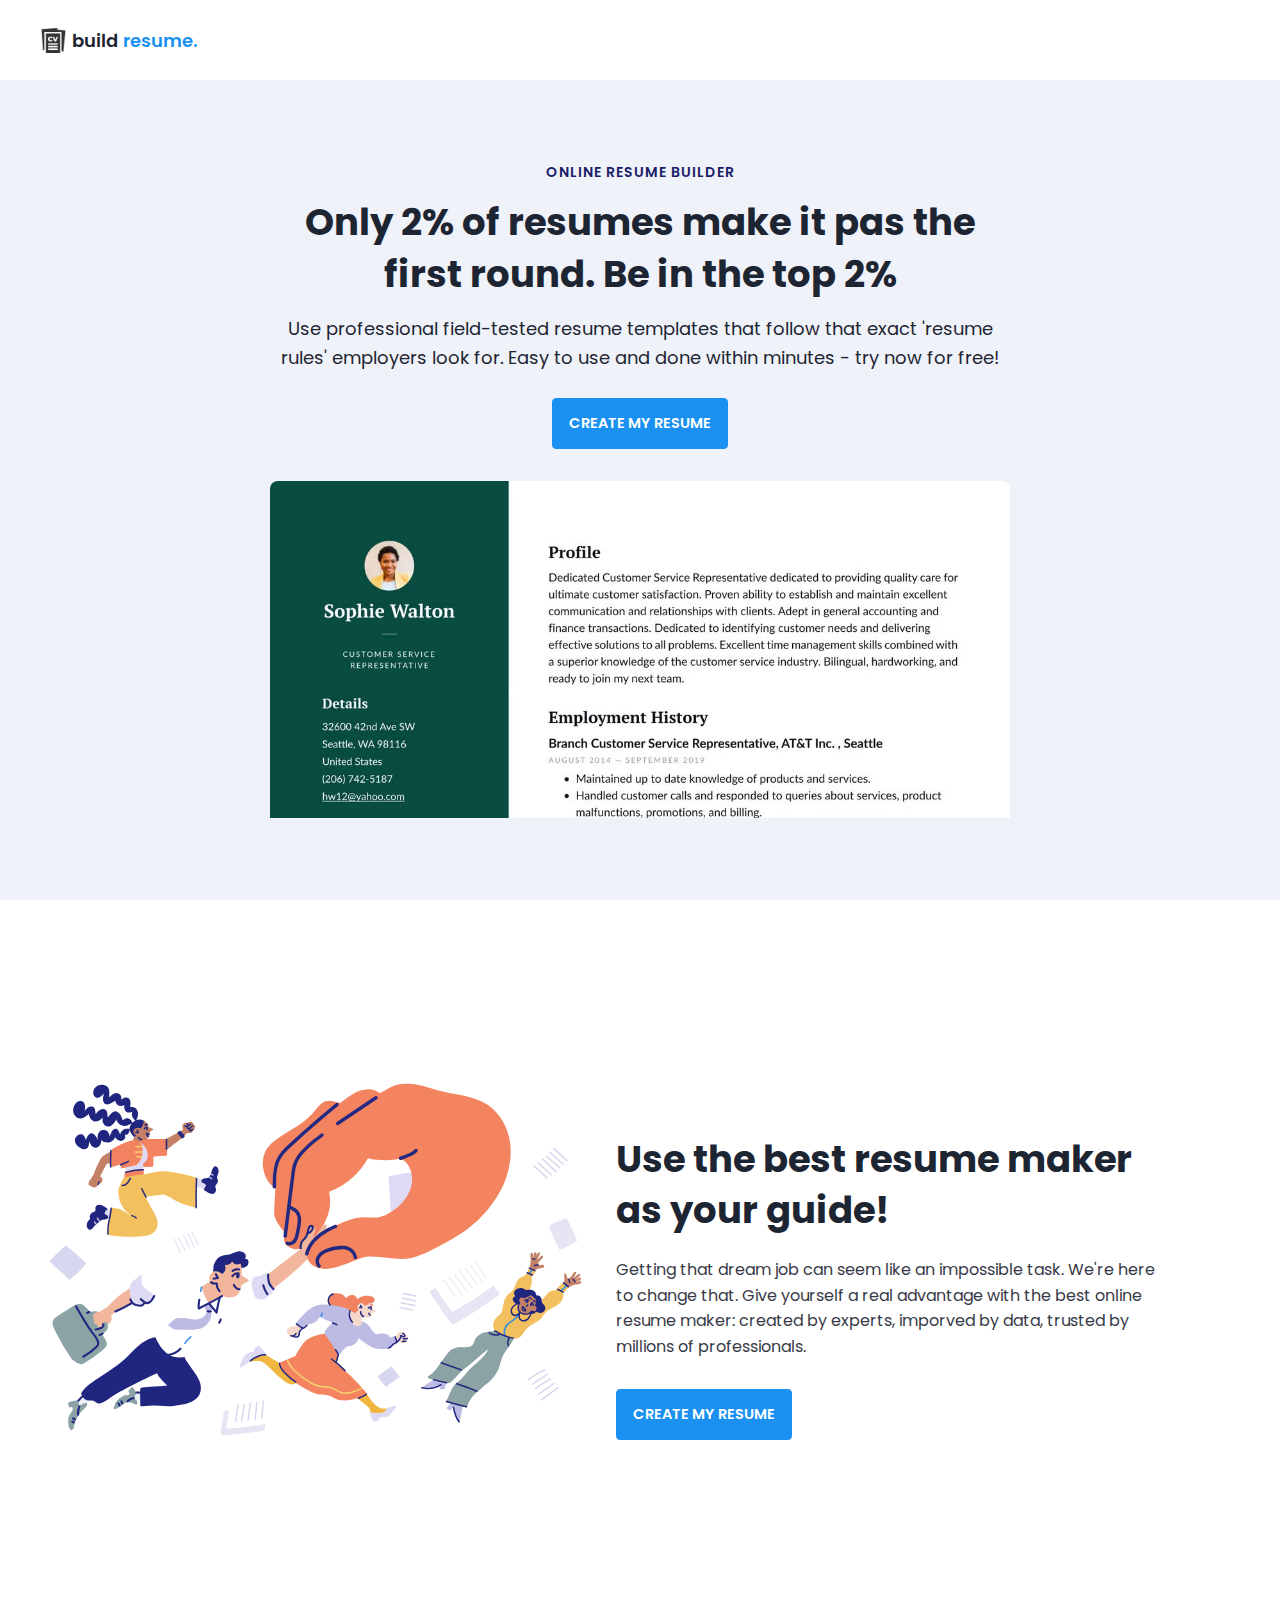
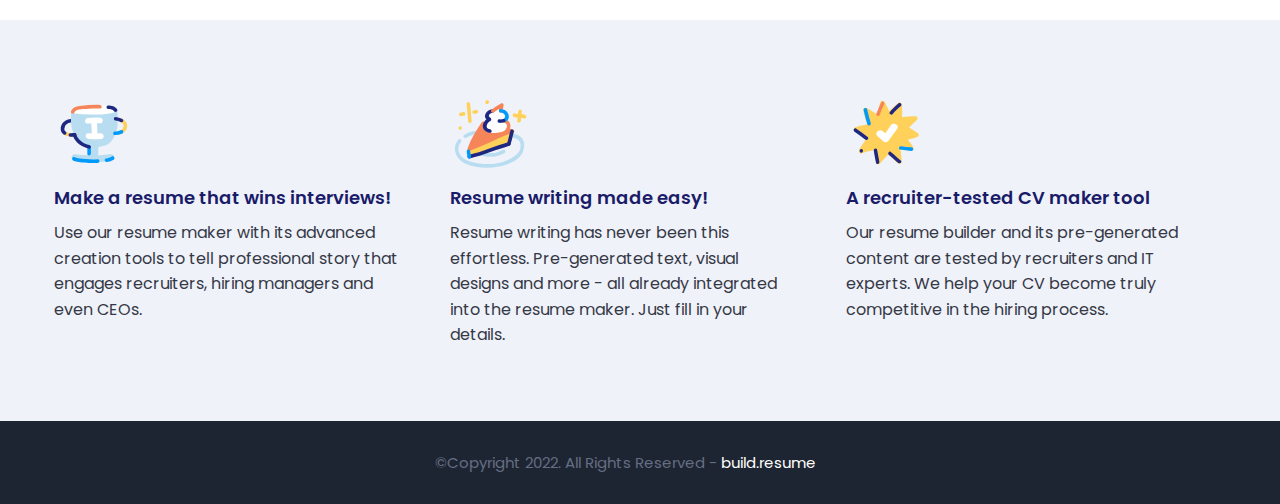
<file: index.html>
<!DOCTYPE html>
<html>
    <head>
        <meta charset="utf-8">
        <meta http-equiv="X-UA-Compatible" content="IE=edge">
        <title>Home Page</title>
        <meta name="description" content="">
        <meta name="viewport" content="width=device-width, initial-scale=1">
        <link rel="stylesheet" href="assets/css/main.css">
    </head>
    <body>

        <nav class = "navbar bg-white">
            <div class="container">
                <div class = "navbar-content">
                    <div class = "brand-and-toggler">
                        <a href = "index.html" class = "navbar-brand">
                            <img src = "assets/images/curriculum-vitae.png" alt = "" class = "navbar-brand-icon">
                            <span class = "navbar-brand-text">build <span>resume.</span>
                        </a>
                        <!-- <button type = "button" class = "navbar-toggler-btn">
                            <div class = "bars">
                                <div class = "bar"></div>
                                <div class = "bar"></div>
                                <div class = "bar"></div>
                            </div>
                        </button> -->
                    </div>
                </div>
            </div>
        </nav>

        <header class = "header bg-bright" id = "header">
            <div class = "container">
                <div class = "header-content text-center">
                    <h6 class = "text-uppercase text-blue-dark fs-14 fw-6 ls-1">online resume builder</h6>
                    <h1 class = "lg-title">Only 2% of resumes make it pas the first round. Be in the top 2%</h1>
                    <p class = "text-dark fs-18">Use professional field-tested resume templates that follow that exact 'resume rules' employers look for. Easy to use and done within minutes - try now for free!</p>
                    <a href = "resume.html" class = "btn btn-primary text-uppercase">create my resume</a>
                    <img src = "assets/images/dublin-resume-templates.avif">
                </div>
            </div>
        </header>

        <div class="section-one">
            <div class="container">
                <div class = "section-one-content">
                    <div class="section-one-l">
                        <img src = "assets/images/visual-0c7080adf17f1f207276f613447c924f667dab34b7ac415cd7ef653172defd0b.svg">
                    </div>
                    <div class = "section-one-r text-center">
                        <h2 class = "lg-title">Use the best resume maker as your guide!</h2>
                        <p class = "text">Getting that dream job can seem like an impossible task. We're here to change that. Give yourself a real advantage with the best online resume maker: created by experts, imporved by data, trusted by millions of professionals.</p>
                        <div class = "btn-group">
                            <a href = "resume.html" class = "btn btn-primary text-uppercase">create my resume</a>
                          
                        </div>
                    </div>
                </div>
            </div>
        </div>

        <div class = "section-two bg-bright">
            <div class="container">
                <div class="section-two-content">
                    <div class = "section-items">
                        <div class = "section-item">
                            <div class = "section-item-icon">
                                <img src = "assets/images/feature-1-edf4481d69166ac81917d1e40e6597c8d61aa970ad44367ce78049bf830fbda5.svg" alt = "">
                            </div>
                            <h5 class = "section-item-title">Make a resume that wins interviews!</h5>
                            <p class = "text">Use our resume maker with its advanced creation tools to tell professional story that engages recruiters, hiring managers and even CEOs.</p>
                        </div>

                        <div class = "section-item">
                            <div class = "section-item-icon">
                                <img src = "assets/images/feature-2-a7a471bd973c02a55d1b3f8aff578cd3c9a4c5ac4fc74423d94ecc04aef3492b.svg" alt = "">
                            </div>
                            <h5 class = "section-item-title">Resume writing made easy!</h5>
                            <p class = "text">Resume writing has never been this effortless. Pre-generated text, visual designs and more - all already integrated into the resume maker. Just fill in your details.</p>
                        </div>

                        <div class = "section-item">
                            <div class = "section-item-icon">
                                <img src = "assets/images/feature-3-4e87a82f83e260488c36f8105e26f439fdc3ee5009372bb5e12d9421f32eabdd.svg" alt = "">
                            </div>
                            <h5 class = "section-item-title">A recruiter-tested CV maker tool</h5>
                            <p class = "text">Our resume builder and its pre-generated content are tested by recruiters and IT experts. We help your CV become truly competitive in the hiring process.</p>
                        </div>
                    </div>
                </div>
            </div>
        </div>

        <footer class = "footer bg-dark">
            <div class="container">
                <div class = "footer-content text-center">
                    <p class="fs-15">&copy;Copyright 2022. All Rights Reserved - <span>build.resume</span></p>
                </div>
            </div>
        </footer>
        
    </body>
</html>
</file>
<file: assets/css/main.css>
@import url('https://fonts.googleapis.com/css2?family=Manrope:wght@200;300;400;500;600;700;800&family=Poppins:ital,wght@0,100;0,200;0,300;0,400;0,500;0,600;0,700;0,800;0,900;1,100;1,200;1,300;1,400;1,500;1,600;1,700;1,800;1,900&display=swap');

:root{
    --clr-blue: #1A91F0;
    --clr-blue-mid: #1170CD;
    --clr-blue-dark: #1A1C6A;
    --clr-white: #fff;
    --clr-bright: #EFF2F9;
    --clr-dark: #1e2532;
    --clr-black: #000;
    --clr-grey: #656e83;
    --clr-green: #084C41;
    --font-poppins: 'Poppins', sans-serif;
    --font-manrope: 'Manrope', sans-serif;;
    --transition: all 300ms ease-in-out;
    --clr-red: #ca0b00;
}

*{
    padding: 0;
    margin: 0;
    box-sizing: border-box;
}

html{
    font-size: 10px;
}

body{
    font-size: 1.6rem;
    font-family: var(--font-poppins);
}

button{
    border: none;
    background-color: transparent;
    outline: 0;
    cursor: pointer;
    font-family: inherit;
}

img{
    width: 100%;
    display: block;
}

a{
    text-decoration: none;
}

/* fonts */
.font-poppins{font-family: var(--font-poppins);}
.font-manrope{font-family: var(--font-manrope);}

/* text colors */
.text-blue{color: var(--clr-blue);}
.text-blue-mid{color: var(--clr-blue-mid);}
.text-blue-dark{color: var(--clr-blue-dark);}
.text-bright{color: var(--clr-bright);}
.text-dark{color: var(--clr-dark);}
.text-grey{color: var(--clr-grey);}
.text-white{color: var(--clr-white);}

/* backgrounds */
.bg-blue{background-color: var(--clr-blue);}
.bg-blue-mid{background-color: var(--clr-blue-mid);}
.bg-blue-dark{background-color: var(--clr-blue-dark);}
.bg-bright{background-color: var(--clr-bright);}
.bg-dark{background-color: var(--clr-dark);}
.bg-grey{background-color: var(--clr-grey);}
.bg-white{background-color: var(--clr-white);}
.bg-black{background-color: var(--clr-black);}
.bg-green{background-color: var(--clr-green);}

.text-center{ text-align: center;}
.text-left{text-align: left;}
.text-right{text-align: right;}
.text-uppercase{text-transform: uppercase;}
.text-lowercase{text-transform: lowercase;}
.text-capitalize{text-transform: capitalize;}
.text{
    color: var(--clr-dark);
    opacity: 0.9;
    margin: 2rem 0;
    line-height: 1.6;
}

.fw-2{font-weight: 200;}
.fw-3{font-weight: 300;}
.fw-4{font-weight: 400;}
.fw-5{font-weight: 500;}
.fw-6{font-weight: 600;}
.fw-7{font-weight: 700;}
.fw-8{font-weight: 800;}

.fs-13{font-size: 13px;}
.fs-14{font-size: 14px;}
.fs-15{font-size: 15px;}
.fs-16{font-size: 16px;}
.fs-17{font-size: 17px;}
.fs-18{font-size: 18px;}
.fs-19{font-size: 19px;}
.fs-20{font-size: 20px;}
.fs-21{font-size: 21px;}
.fs-22{font-size: 22px;}
.fs-23{font-size: 23px;}
.fs-24{font-size: 24px;}
.fs-25{font-size: 25px;}

.ls-1{letter-spacing: 1px;}
.ls-2{letter-spacing: 2px;}

.container{
    max-width: 1200px;
    margin: 0 25px;
    padding: 0 1.6rem;

}

/* bars button */
.bars{
    display: flex;
    flex-direction: column;
    justify-content: space-between;
    height: 16.5px;
    width: 25px;
}
.bars .bar{
    width: 100%;
    height: 2px;
    background-color: var(--clr-blue);
    transition: var(--transition);
}

.bars:hover .bar{
    background-color: var(--clr-dark);
}

/* buttons */
.btn{
    font-size: 14.5px;
    font-weight: 600;
    padding: 1.4rem 1.6rem;
    border-radius: 4px;
    display: inline-block;
}

.btn-primary{
    background-color: var(--clr-blue);
    color: var(--clr-white);
    border: 1px solid var(--clr-blue);
    transition: var(--transition);
}

.btn-primary:hover{
    background-color: transparent;
    color: var(--clr-blue);
    border-color: var(--clr-blue-dark);
}

.btn-secondary{
    background-color: transparent;
    color: var(--clr-dark);
    border: 1px solid var(--clr-grey);
    transition: var(--transition);
}

.btn-secondary:hover{
    background-color: var(--clr-blue);
    color: var(--clr-white);
    border-color: var(--clr-blue);
}

.btn-group button:first-child, .btn-group a:first-child{
    margin-right: 1rem!important;
}

/* navbar part */
.navbar{
    height: 80px;
    display: flex;
    align-items: center;
    box-shadow: rgba(0, 0, 0, 0.08) 0px 3px 8px;
}

.navbar .container{
    width: 100%;
}

.navbar-brand{
    display: flex;
    align-items: center;
    justify-content: flex-start;
    font-size: 1.8rem;
}
.navbar-brand-text{
    color: var(--clr-dark);
    font-weight: 600;
}
.navbar-brand-text span{
    color: var(--clr-blue);
}
.navbar-brand-icon{
    width: 25px;
    margin-right: 6px;
    opacity: 0.8;
}

input {
    border-radius: 10px;
}

input:focus {
    background-color: grey;
}

.brand-and-toggler{
    display: flex;
    align-items: center;
    justify-content: space-between;
}
.header{
    min-height: calc(100vh - 80px);
    display: flex;
    flex-direction: column;
    align-items: center;
    justify-content: center;
}
.header-content{
    max-width: 740px;
    margin-right: auto;
    margin-left: auto;
}
.header-content img{
    max-width: 760px;
    border-top-right-radius: 8px;
    border-top-left-radius: 8px;
    margin-top: 3.2rem;
}
.lg-title{
    margin: 1.4rem 0;
    font-size: 37px;
    line-height: 1.4;
    color: var(--clr-dark);
}
.header-content p{
    margin-bottom: 2.6rem;
    line-height: 1.6;
}


/* section one */
.section-one{
    padding: 64px 0;
    min-height: 80vh;
    display: flex;
    align-items: center;
}
.section-one-l img{
    max-width: 545px;
    margin-right: auto;
    margin-left: auto;
}
.section-one-r{
    margin-top: 4rem;
}

.section-one .btn-group{
    margin-top: 2rem;
}
.section-one-r{
    max-width: 545px;
    margin-right: auto;
    margin-left: auto;
}
.section-one-r .btn-group{
    margin-top: 3rem;
}

/* section two */
.section-two{
    padding: 64px 0;
}
.section-two .section-items{
    display: grid;
    gap: 2rem;
}

.section-two .section-item{
    max-width: 350px;
    text-align: center;
    margin-right: auto;
    margin-left: auto;
}
.section-two .section-item-icon{
    margin: 1rem 0;
}
.section-two .section-item-icon img{
    width: 80px;
    margin-right: auto;
    margin-left: auto;
}
.section-two .section-item-title{
    color: var(--clr-blue-dark);
    font-size: 1.8rem;
    font-weight: 600;
}
.section-two .text{
    margin: 0.9rem 0;
}

/* footer */
.footer{
    padding: 3rem 0;
}
.footer-content p{
    color: var(--clr-grey);
}
.footer-content p span{
    color: var(--clr-white);
}

/* media queries */
@media screen and (min-width: 768px){
    .section-two .section-items{
        grid-template-columns: repeat(2, 1fr);
    }
}

@media screen and (min-width: 992px){
    .section-one-content{
        display: grid;
        grid-template-columns: repeat(2, 1fr);
        column-gap: 3rem;
    }
    .section-one-r{
        text-align: left;
    }
    .section-two .section-items{
        grid-template-columns: repeat(3, 1fr);
    }
    .section-two .section-item{
        text-align: left;
    }
    .section-two .section-item-icon img{
        margin-left: 0;
    }
}



/* resume page */
#about-sc{
    padding: 64px 0;
    margin: 0 25px;
}

.cv-form-row-title{
    background-color: var(--clr-dark);
    padding: 0.8rem 1.6rem;
    margin-bottom: 2rem;
    border-radius: 5px;
}

.cv-form-row-title h3{
    color: var(--clr-white);
    font-weight: 500;
    text-transform: uppercase;
    letter-spacing: 1.5px;
    font-size: 1.7rem;
}
.cv-form-blk{
    margin: 3rem 0;
}
.cv-form-row{
    padding: 1rem 1rem 0 1rem;
    border: 1px solid rgba(0, 0, 0, 0.08);
    margin-bottom: 1rem;
    position: relative;
}
textarea{
    resize: none;
}
.form-elem{
    margin-bottom: 3rem;
    position: relative;
}
.form-label{
    display: block;
    font-weight: 600;
    font-size: 14px;
    color: var(--clr-dark);
    margin-bottom: 0.5rem;
}
.form-control{
    border-radius: none;
    border: 1px solid rgba(0, 0, 0, 0.1);
    font-size: 14px;
    padding: 0.8rem 1.6rem;
    font-family: inherit;
    width: 100%;
    outline: 0;
    transition: var(--transition);
}

.form-control:focus{
    border-color: rgba(0, 0, 0, 0.3);
}
.form-text{
    color: var(--clr-red);
    font-size: 12px;
    position: absolute;
    letter-spacing: 0.5px;
    top: calc(100% + 2px);
    left: 0;
    width: 100%;
}
.cols-3, .cols-2{
    display: grid;
}

.repeater-add-btn{
    width: 25px;
    height: 25px;
    background-color: var(--clr-blue-mid);
    font-size: 1.6rem;
    color: var(--clr-white);
    margin: 1rem 0;
    border-radius: 10px;
    border: 1px solid var(--clr-blue);
}

.repeater-add-btn:hover {
    background-color: var(--clr-white);
    color: var(--clr-blue-mid);
}


.repeater-remove-btn{
    position: absolute;
    top: 10px;
    right: 10px;
    z-index: 999;
    width: 25px;
    height: 25px;
    border-radius: 50%;
    background-color: var(--clr-red);;
    color: var(--clr-white);
    border: 1px solid var(--clr-red);
    font-size: 1.6rem;
}

.repeater-remove-btn:hover{
    background-color: var(--clr-white);
    color: var(--clr-red);
}

/* preview section */
.preview-cnt{
    border-radius: 5px;
    display: grid;
    grid-template-columns: 32% auto;
    box-shadow: rgba(149, 157, 165, 0.2) 0px 8px 24px;
    overflow: hidden;
}

.preview-cnt-l{
    padding: 3rem 3rem 2rem 3rem;
}
.preview-cnt-r{
    padding: 3rem 3rem 3rem 4rem;
}
.preview-cnt-l .preview-blk:nth-child(1){
    text-align: center;
}
.preview-image{
    width: 120px;
    height: 120px;
    border-radius: 50%;
    overflow: hidden;
    margin-right: auto;
    margin-left: auto;
}
.preview-image img{
    width: 100%;
    height: 100%;
    object-fit: cover;
}
.preview-item-name{
    font-size: 2.4rem;
    font-weight: 600;
    margin: 1.8rem 0;
    position: relative;
}
.preview-item-name::after{
    position: absolute;
    content: "";
    bottom: -10px;
    width: 50px;
    height: 1.5px;
    background-color: rgba(255, 255, 255, 0.5);
    left: 50%;
    transform: translateX(-50%);
}
.preview-blk{
    padding: 1rem 0;
    margin-bottom: 1rem;
}
.preview-blk-title h3{
    text-transform: uppercase;
    letter-spacing: 0.5px;
    border-bottom: 0.5px solid rgba(0, 0, 0, 0.08);
    padding-bottom: 0.5rem;
}
.preview-blk-title{
    margin-bottom: 1rem;
}
.preview-blk-list .preview-item{
    font-size: 1.5rem;
    margin-bottom: 0.2rem;
    opacity: 0.95;
}
.preview-cnt-r .preview-blk-title{
    color: var(--clr-dark);
}
.preview-cnt-r .preview-blk-list .preview-item{
    margin-top: 1.8rem;
}

.achievements-items.preview-blk-list .preview-item span:first-child,
.educations-items.preview-blk-list .preview-item span:first-child,
.experiences-items.preview-blk-list .preview-item span:first-child{
    display: block;
    font-weight: 600;
    margin-bottom: 1rem;
    background-color: rgba(0, 0, 0, 0.03);
}

.educations-items.preview-blk-list .preview-item span:nth-child(2),
.experiences-items.preview-blk-list .preview-item span:nth-child(2){
    font-weight: 600;
    margin-right: 1rem;
}

.educations-items.preview-blk-list .preview-item span:nth-child(3),
.experiences-items.preview-blk-list .preview-item span:nth-child(3){
    font-style: italic;
    margin-right: 1rem;
}

.educations-items.preview-blk-list .preview-item span:nth-child(4),
.educations-items.preview-blk-list .preview-item span:nth-child(5),
.experiences-items.preview-blk-list .preview-item span:nth-child(4),
.experiences-items.preview-blk-list .preview-item span:nth-child(5){
    margin-right: 1rem;
    background-color: var(--clr-green);
    color: var(--clr-white);
    padding: 0 1rem;
    border-radius: 0.6rem;
}

.educations-items.preview-blk-list .preview-item span:nth-child(6),
.experiences-items.preview-blk-list .preview-item span:nth-child(6){
    font-size: 13.5px;
    display: block;
    opacity: 0.8;
    margin-top: 1rem;
}
.projects-items.preview-blk-list .preview-item span{
    display: block;
}

.container-btn-print {
    display: flex;
    justify-content: center;
}

@media screen and (min-width: 768px){
    .cols-3{
        grid-template-columns: repeat(3, 1fr);
        column-gap: 2rem;
    }
    .cols-2{
        grid-template-columns: repeat(2, 1fr);
        column-gap: 2rem;
    }
}

@media screen and (min-width: 992px){
    .cv-form-row{
        padding: 3rem 3rem 0rem 3rem;
    }
    .cols-3{
        grid-template-columns: repeat(3, 1fr);
    }
}

.print-btn-sc{
    margin: 2rem 0 6rem 0;
}

/* print section */
@media print{
    body *{
        visibility: hidden;
    }

    .non_print_area{
        display: none;
    }

    .print_area, .print_area *{
        visibility: visible;
    }

    .print_area{
        width: 100%;
        position: absolute;
        left: 0;
        top: 0;
        overflow: hidden;
    }
}
</file>
